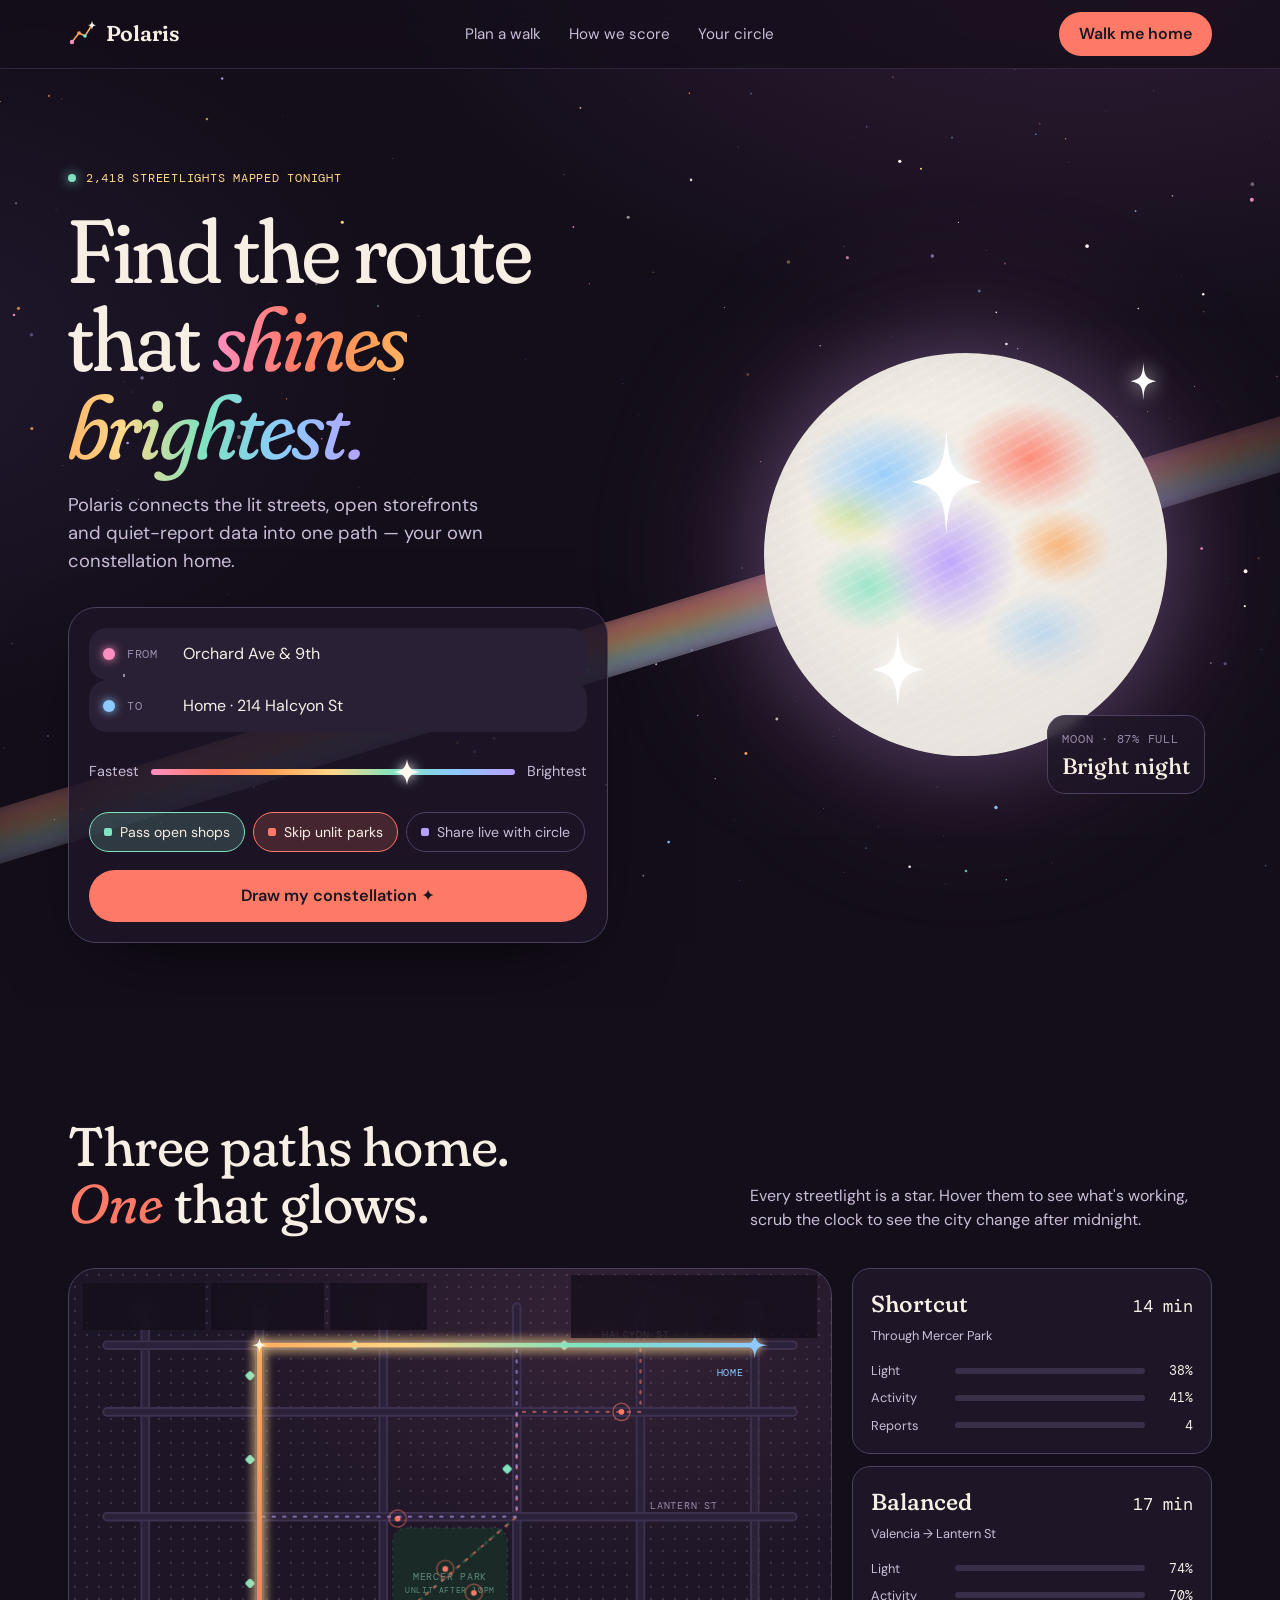
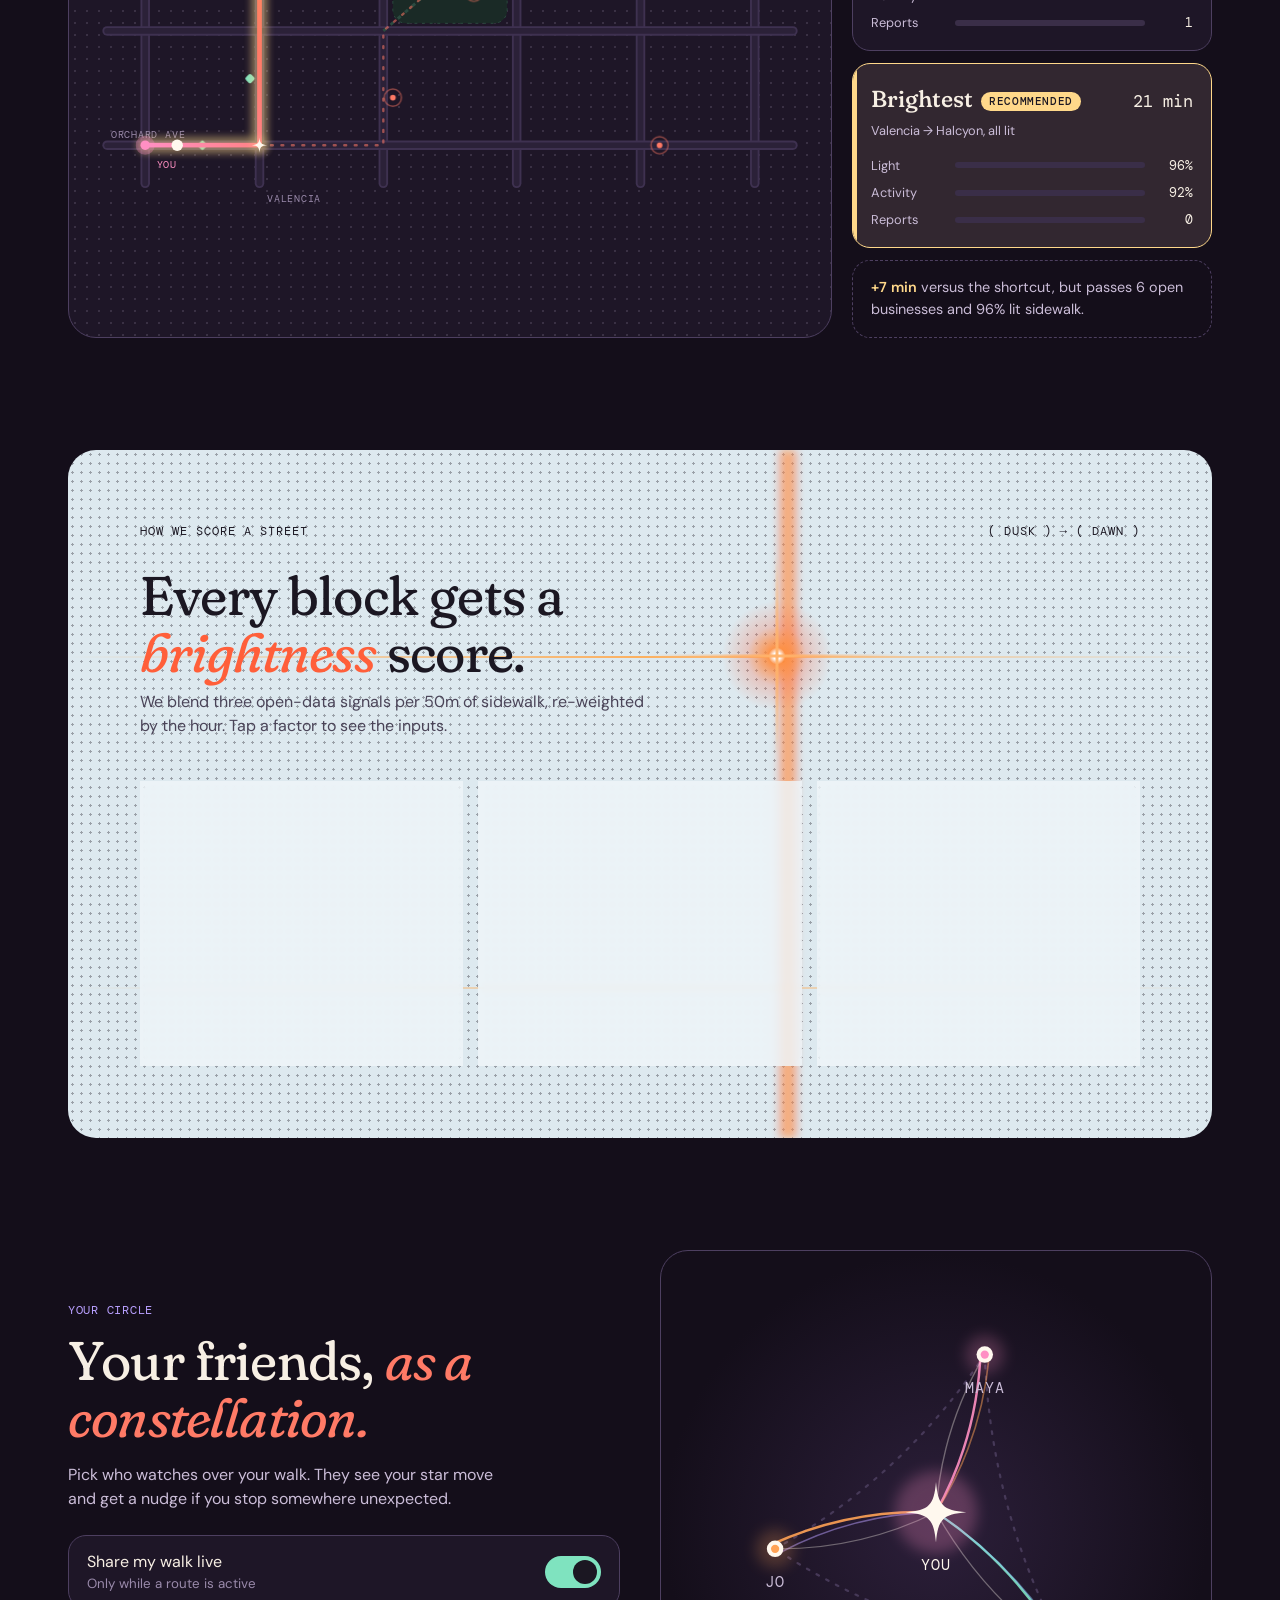
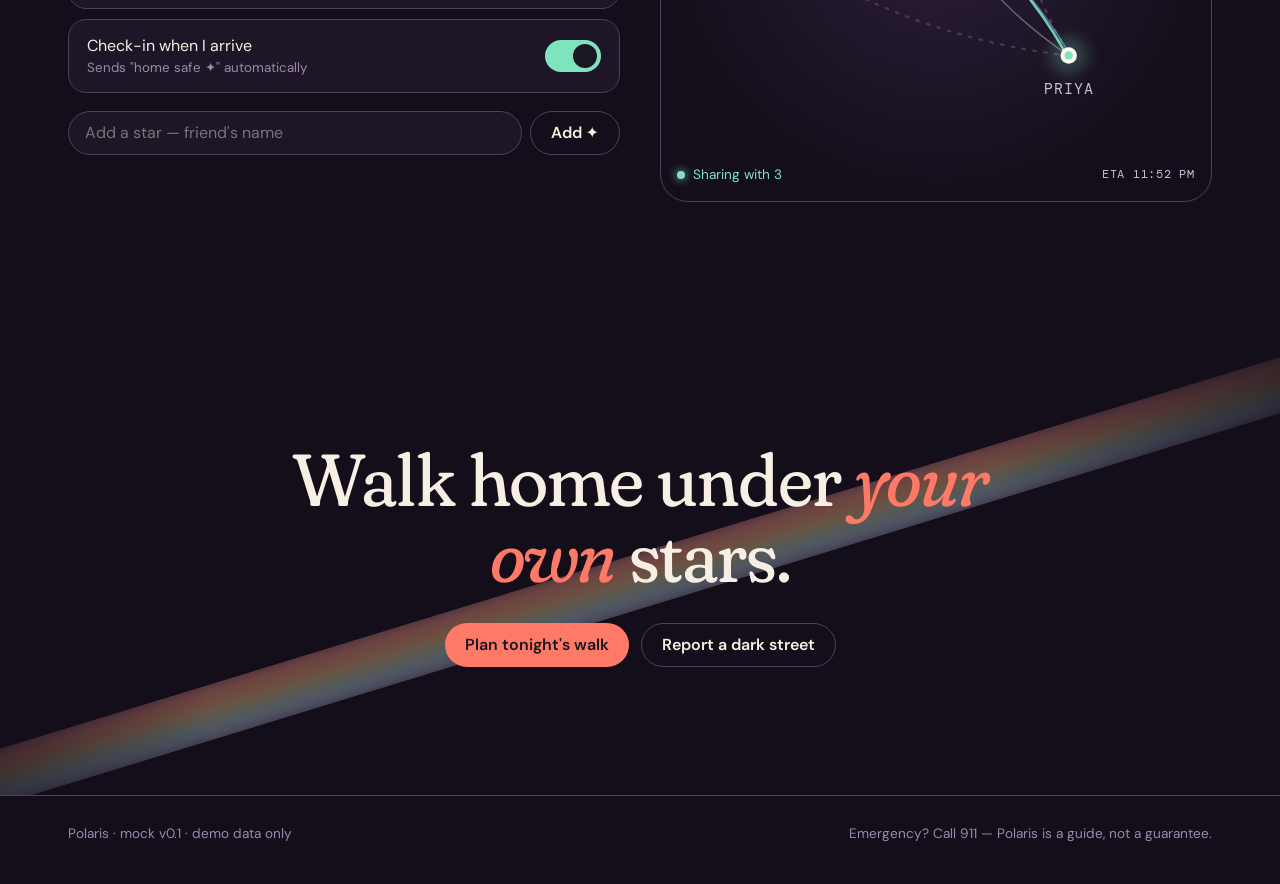
<file: mocks/index.html>
<!DOCTYPE html>
<html lang="en">
<head>
<meta charset="UTF-8">
<meta name="viewport" content="width=device-width, initial-scale=1">
<title>Polaris — safer night walks</title>
<!-- No DESIGN.md found — tokens defined inline from the brief's mood references (70s collage, Ewha "The Coordinate", painted neuron stars, opal moon). -->
<link rel="preconnect" href="https://fonts.googleapis.com">
<link rel="preconnect" href="https://fonts.gstatic.com" crossorigin>
<link href="https://fonts.googleapis.com/css2?family=Fraunces:ital,opsz,wght,SOFT@0,9..144,300..800,100;1,9..144,300..800,100&family=DM+Mono:wght@400;500&family=DM+Sans:opsz,wght@9..40,400..700&display=swap" rel="stylesheet">
<style>
  /* === DESIGN TOKENS === */
  :root {
    /* night: charcoal-plum, not navy */
    --night-1: #140e1a;
    --night-2: #1e1627;
    --night-3: #2a2035;
    --night-4: #3a2e48;
    --border: #4d3f60;
    --text: #f7efe4;           /* opal cream */
    --text-secondary: #cbbdd8;
    --text-faint: #9a8aab;

    /* the beam: coral → tangerine → butter → mint → sky → lilac */
    --coral: #ff7a66;
    --rose: #ff8fc3;
    --tangerine: #ffa255;
    --butter: #ffd88a;
    --mint: #7fe3bf;
    --sky: #8ccaff;
    --lilac: #b9a0ff;
    --beam: linear-gradient(90deg, var(--rose), var(--coral), var(--tangerine), var(--butter), var(--mint), var(--sky), var(--lilac));

    /* daylight paper (Ewha poster) */
    --mist: #dde9ef;
    --mist-2: #c9dbe4;
    --ink: #1b1722;
    --ink-2: #4a4458;
    --flare: #ff5f3a;

    --accent-solid: var(--coral);
    --accent-on-solid: #1b1722;

    --font-display: "Fraunces", Georgia, serif;
    --font-body: "DM Sans", system-ui, sans-serif;
    --font-mono: "DM Mono", ui-monospace, monospace;

    --r-sm: 10px;
    --r-md: 18px;
    --r-lg: 28px;
    --gutter: clamp(16px, 4vw, 48px);
  }

  *, *::before, *::after { box-sizing: border-box; margin: 0; padding: 0; }
  html { scroll-behavior: smooth; }
  body {
    font-family: var(--font-body);
    background: var(--night-1);
    color: var(--text);
    line-height: 1.5;
    overflow-x: hidden;
    -webkit-font-smoothing: antialiased;
  }
  button, input { font: inherit; color: inherit; }
  a { color: inherit; }
  :focus-visible { outline: 2px solid var(--butter); outline-offset: 3px; border-radius: 6px; }

  @media (prefers-reduced-motion: reduce) {
    *, *::before, *::after {
      animation-duration: 0.01ms !important;
      animation-iteration-count: 1 !important;
      transition-duration: 0.01ms !important;
      scroll-behavior: auto !important;
    }
  }

  .wrap { max-width: 1240px; margin: 0 auto; padding: 0 var(--gutter); }
  .mono { font-family: var(--font-mono); font-size: 0.78rem; letter-spacing: 0.06em; text-transform: uppercase; }

  /* starfield + film grain */
  .sky {
    position: fixed; inset: 0; z-index: -1; pointer-events: none;
    background:
      radial-gradient(1200px 700px at 85% -10%, #3b2140 0%, transparent 60%),
      radial-gradient(900px 600px at -10% 40%, #24193a 0%, transparent 60%),
      var(--night-1);
    transition: background 600ms ease;
  }
  .sky canvas { width: 100%; height: 100%; display: block; }

  /* === HEADER === */
  header { position: sticky; top: 0; z-index: 20; backdrop-filter: blur(12px); background: color-mix(in srgb, var(--night-1) 70%, transparent); border-bottom: 1px solid color-mix(in srgb, var(--border) 50%, transparent); }
  .nav { display: flex; align-items: center; justify-content: space-between; height: 68px; gap: 16px; }
  .logo { display: flex; align-items: center; gap: 10px; font-family: var(--font-display); font-weight: 600; font-size: 1.35rem; text-decoration: none; font-variation-settings: "SOFT" 100; }
  .logo svg { width: 28px; height: 28px; }
  .nav ul { display: flex; gap: 28px; list-style: none; }
  .nav ul a { text-decoration: none; color: var(--text-secondary); font-size: 0.95rem; }
  .nav ul a:hover { color: var(--text); }
  .btn {
    display: inline-flex; align-items: center; justify-content: center; gap: 8px;
    min-height: 44px; padding: 0 20px; border-radius: 999px; border: 0; cursor: pointer;
    font-weight: 600; text-decoration: none; transition: transform 150ms ease, box-shadow 200ms ease;
  }
  .btn-primary { background: var(--coral); color: var(--accent-on-solid); box-shadow: 0 0 0 0 rgba(255,122,102,.5); }
  .btn-primary:hover { transform: translateY(-1px); box-shadow: 0 8px 30px -6px rgba(255,122,102,.7); }
  .btn-ghost { background: transparent; color: var(--text); border: 1px solid var(--border); }
  .btn-ghost:hover { border-color: var(--text-secondary); }
  @media (max-width: 760px) { .nav ul { display: none; } }

  /* === HERO === */
  .hero { position: relative; padding: clamp(48px, 8vw, 96px) 0 64px; overflow: hidden; }
  .beam {
    position: absolute; left: -20%; right: -20%; top: 58%; height: 54px;
    background: linear-gradient(180deg, var(--rose), var(--coral) 18%, var(--tangerine) 34%, var(--butter) 50%, var(--mint) 66%, var(--sky) 82%, var(--lilac));
    transform: rotate(-17deg); filter: blur(6px) saturate(1.1); opacity: .55;
    mask-image: linear-gradient(90deg, transparent, #000 25%, #000 70%, transparent);
  }
  .beam::after { content: ""; position: absolute; inset: -30px 0; background: inherit; filter: blur(40px); opacity: .6; }
  .hero-grid { position: relative; display: grid; grid-template-columns: 1.1fr 0.9fr; gap: 48px; align-items: center; }
  @media (max-width: 920px) { .hero-grid { grid-template-columns: 1fr; } }
  .eyebrow { display: inline-flex; align-items: center; gap: 10px; color: var(--butter); }
  .eyebrow .dot { width: 8px; height: 8px; border-radius: 50%; background: var(--mint); box-shadow: 0 0 12px var(--mint); animation: pulse 2s ease-in-out infinite; }
  @keyframes pulse { 50% { opacity: .35; } }
  h1 {
    font-family: var(--font-display); font-weight: 400; font-variation-settings: "SOFT" 100, "opsz" 144;
    font-size: clamp(2.8rem, 7vw, 5.6rem); line-height: 0.98; letter-spacing: -0.02em; margin: 18px 0 22px;
  }
  h1 em { font-style: italic; background: var(--beam); -webkit-background-clip: text; background-clip: text; color: transparent; padding-right: .06em; }
  .lede { font-size: 1.15rem; color: var(--text-secondary); max-width: 34ch; }

  /* planner card */
  .planner {
    margin-top: 32px; max-width: 540px; padding: 20px; border-radius: var(--r-lg);
    background: color-mix(in srgb, var(--night-2) 85%, transparent); border: 1px solid var(--border);
    box-shadow: 0 30px 80px -30px rgba(0,0,0,.7);
  }
  .field { position: relative; display: flex; align-items: center; gap: 12px; padding: 10px 14px; border-radius: var(--r-md); background: var(--night-3); }
  .field + .field { margin-top: 8px; }
  .field label { width: 44px; color: var(--text-faint); }
  .field input { flex: 1; min-width: 0; background: transparent; border: 0; outline: none; min-height: 32px; font-size: 1rem; }
  .field .pin { width: 12px; height: 12px; border-radius: 50%; flex: none; }
  .planner-connector { position: absolute; left: 34px; top: 46px; width: 2px; height: 30px; background: repeating-linear-gradient(var(--text-faint) 0 3px, transparent 3px 7px); }
  .weights { margin-top: 18px; display: grid; gap: 14px; }
  .slider-row { display: grid; grid-template-columns: auto 1fr auto; gap: 12px; align-items: center; font-size: 0.9rem; color: var(--text-secondary); }
  input[type="range"] { -webkit-appearance: none; appearance: none; width: 100%; height: 44px; background: transparent; cursor: pointer; }
  input[type="range"]::-webkit-slider-runnable-track { height: 6px; border-radius: 6px; background: var(--beam); }
  input[type="range"]::-moz-range-track { height: 6px; border-radius: 6px; background: var(--beam); }
  input[type="range"]::-webkit-slider-thumb {
    -webkit-appearance: none; width: 26px; height: 26px; margin-top: -10px; border: 0; background: transparent;
    background-image: url("data:image/svg+xml,%3Csvg xmlns='http://www.w3.org/2000/svg' viewBox='0 0 24 24'%3E%3Cpath d='M12 0C13 8 16 11 24 12C16 13 13 16 12 24C11 16 8 13 0 12C8 11 11 8 12 0Z' fill='%23fff8ee'/%3E%3C/svg%3E");
    filter: drop-shadow(0 0 6px #fff);
  }
  input[type="range"]::-moz-range-thumb {
    width: 26px; height: 26px; border: 0; background: transparent;
    background-image: url("data:image/svg+xml,%3Csvg xmlns='http://www.w3.org/2000/svg' viewBox='0 0 24 24'%3E%3Cpath d='M12 0C13 8 16 11 24 12C16 13 13 16 12 24C11 16 8 13 0 12C8 11 11 8 12 0Z' fill='%23fff8ee'/%3E%3C/svg%3E");
  }
  .chips { display: flex; flex-wrap: wrap; gap: 8px; margin-top: 4px; }
  .chip {
    min-height: 40px; padding: 0 14px; border-radius: 999px; border: 1px solid var(--border); background: transparent;
    color: var(--text-secondary); cursor: pointer; font-size: 0.88rem; display: inline-flex; align-items: center; gap: 8px;
    transition: all 200ms ease;
  }
  .chip[aria-pressed="true"] { background: color-mix(in srgb, var(--chip, var(--mint)) 18%, transparent); border-color: var(--chip, var(--mint)); color: var(--text); }
  .chip .sw { width: 8px; height: 8px; border-radius: 2px; background: var(--chip, var(--mint)); }
  .planner .btn-primary { width: 100%; margin-top: 18px; min-height: 52px; font-size: 1.02rem; }

  /* opal moon */
  .moon-stage { position: relative; aspect-ratio: 1; max-width: 480px; justify-self: center; width: 100%; }
  .moon {
    position: absolute; inset: 8%; border-radius: 50%; overflow: hidden;
    background:
      radial-gradient(30% 22% at 30% 30%, rgba(140,202,255,.85), transparent 70%),
      radial-gradient(26% 20% at 66% 26%, rgba(255,122,102,.85), transparent 70%),
      radial-gradient(24% 26% at 46% 52%, rgba(185,160,255,.9), transparent 70%),
      radial-gradient(18% 14% at 74% 48%, rgba(255,162,85,.8), transparent 70%),
      radial-gradient(20% 16% at 26% 58%, rgba(127,227,191,.75), transparent 70%),
      radial-gradient(22% 16% at 70% 70%, rgba(140,202,255,.7), transparent 70%),
      radial-gradient(16% 12% at 22% 40%, rgba(214,230,120,.65), transparent 70%),
      radial-gradient(100% 100% at 50% 50%, #f1ece4 40%, #ddd6cc 100%);
    box-shadow: 0 0 80px 10px rgba(185,160,255,.25), 0 0 160px 40px rgba(255,143,195,.12), inset -30px -40px 80px rgba(120,100,140,.25);
    animation: drift 30s linear infinite;
  }
  .moon::before { /* brushstroke texture */
    content: ""; position: absolute; inset: -20%;
    background: repeating-linear-gradient(-28deg, rgba(255,255,255,.22) 0 3px, transparent 3px 11px),
                repeating-linear-gradient(52deg, rgba(255,255,255,.12) 0 2px, transparent 2px 17px);
    mix-blend-mode: soft-light;
  }
  .moon::after { content: ""; position: absolute; inset: 0; border-radius: 50%; background: radial-gradient(60% 60% at 40% 35%, transparent 55%, rgba(241,236,228,.7) 100%); }
  @keyframes drift { to { filter: hue-rotate(360deg); } }
  .sparkle { position: absolute; color: #fff; filter: drop-shadow(0 0 10px rgba(255,255,255,.9)); animation: twinkle 3.4s ease-in-out infinite; }
  .sparkle svg { width: 100%; height: 100%; display: block; }
  @keyframes twinkle { 50% { transform: scale(.7) rotate(12deg); opacity: .7; } }
  .moon-caption {
    position: absolute; bottom: 0; right: 0; padding: 10px 14px; border-radius: var(--r-md);
    background: color-mix(in srgb, var(--night-2) 80%, transparent); border: 1px solid var(--border); backdrop-filter: blur(6px);
  }
  .moon-caption strong { display: block; font-family: var(--font-display); font-size: 1.4rem; font-weight: 500; }
  @media (max-width: 920px) { .moon-stage { max-width: 320px; order: -1; } }

  /* === SECTION HEADINGS === */
  section { position: relative; }
  .sec { padding: clamp(64px, 9vw, 112px) 0; }
  h2 { font-family: var(--font-display); font-weight: 400; font-variation-settings: "SOFT" 100; font-size: clamp(2rem, 4.5vw, 3.4rem); line-height: 1.04; letter-spacing: -0.015em; }
  h2 em { font-style: italic; color: var(--coral); }
  .sec-head { display: flex; justify-content: space-between; align-items: end; gap: 24px; flex-wrap: wrap; margin-bottom: 36px; }
  .sec-head p { color: var(--text-secondary); max-width: 42ch; }

  /* === MAP === */
  .map-layout { display: grid; grid-template-columns: 1fr 360px; gap: 20px; }
  @media (max-width: 1000px) { .map-layout { grid-template-columns: 1fr; } }
  .map-card {
    position: relative; border-radius: var(--r-lg); overflow: hidden; border: 1px solid var(--border);
    background:
      radial-gradient(circle, rgba(203,189,216,.16) 1.1px, transparent 1.4px) 0 0 / 12px 12px,
      radial-gradient(700px 400px at 70% 10%, rgba(255,143,195,.10), transparent 60%),
      var(--night-2);
  }
  .map-toolbar { position: absolute; top: 14px; left: 14px; right: 14px; display: flex; justify-content: space-between; gap: 12px; flex-wrap: wrap; z-index: 2; pointer-events: none; }
  .map-toolbar > * { pointer-events: auto; }
  @media (max-width: 640px) { .map-toolbar { position: static; padding: 12px 12px 0; } }
  .layers { display: flex; gap: 6px; flex-wrap: wrap; }
  .layers .chip { background: color-mix(in srgb, var(--night-1) 75%, transparent); backdrop-filter: blur(6px); }
  .clock { display: flex; align-items: center; gap: 10px; padding: 4px 14px; border-radius: 999px; background: color-mix(in srgb, var(--night-1) 75%, transparent); border: 1px solid var(--border); backdrop-filter: blur(6px); }
  .clock input { width: 120px; height: 36px; }
  .clock output { font-family: var(--font-mono); font-size: .85rem; min-width: 64px; }
  #map { display: block; width: 100%; height: auto; aspect-ratio: 800 / 580; }
  #map .street { stroke: #3e3150; stroke-width: 10; stroke-linecap: round; }
  #map .street-core { stroke: #2b2138; stroke-width: 6; stroke-linecap: round; }
  #map .park { fill: #1a2a26; stroke: #2b4a40; stroke-dasharray: 3 5; }
  #map .label { font-family: var(--font-mono); font-size: 10px; letter-spacing: .08em; fill: var(--text-faint); text-transform: uppercase; }
  #map .light { transition: opacity 400ms ease; cursor: pointer; }
  #map .incident { fill: none; stroke: var(--coral); stroke-width: 1.5; cursor: pointer; }
  #map .incident-core { fill: var(--coral); }
  #map .shop { fill: var(--mint); cursor: pointer; transition: opacity 400ms ease; }
  #map .route { fill: none; stroke-linecap: round; stroke-linejoin: round; transition: opacity 400ms ease, stroke-width 300ms ease; }
  #map .route-ghost { stroke-dasharray: 2 9; stroke-width: 2.5; opacity: .55; cursor: pointer; }
  #map .route-active { stroke-width: 5; filter: url(#glow); }
  #map .route-halo { fill: none; stroke-width: 18; stroke-linecap: round; stroke-linejoin: round; opacity: 0; filter: url(#soft); transition: opacity 400ms ease; }
  #map #lights { opacity: .6; }
  #map .node { transition: opacity 300ms ease; }
  .layer-off { opacity: 0 !important; pointer-events: none; }
  .tip {
    position: absolute; z-index: 5; pointer-events: none; padding: 8px 12px; border-radius: var(--r-sm);
    background: var(--text); color: var(--ink); font-size: .82rem; line-height: 1.35; max-width: 220px;
    transform: translate(-50%, calc(-100% - 14px)); opacity: 0; transition: opacity 150ms ease;
    box-shadow: 0 10px 30px rgba(0,0,0,.4);
  }
  .tip b { font-family: var(--font-mono); font-size: .7rem; letter-spacing: .08em; text-transform: uppercase; display: block; color: var(--ink-2); }
  .tip.show { opacity: 1; }

  .routes { display: grid; gap: 12px; align-content: start; }
  .route-card {
    text-align: left; width: 100%; padding: 18px; border-radius: var(--r-md); cursor: pointer;
    background: var(--night-2); border: 1px solid var(--border); transition: border-color 200ms ease, transform 200ms ease, background 200ms ease;
    position: relative; overflow: hidden;
  }
  .route-card:hover { transform: translateX(-3px); }
  .route-card[aria-pressed="true"] { border-color: var(--rc); background: color-mix(in srgb, var(--rc) 9%, var(--night-2)); }
  .route-card[aria-pressed="true"]::before { content: ""; position: absolute; left: 0; top: 0; bottom: 0; width: 4px; background: var(--rc); }
  .rc-top { display: flex; justify-content: space-between; align-items: baseline; gap: 12px; }
  .rc-name { font-family: var(--font-display); font-size: 1.45rem; font-weight: 500; font-variation-settings: "SOFT" 100; }
  .rc-time { font-family: var(--font-mono); font-size: 1.05rem; }
  .rc-tag { display: inline-block; margin-top: 4px; font-size: .8rem; color: var(--text-secondary); }
  .rec-badge { display: none; margin-left: 8px; padding: 2px 8px; border-radius: 999px; background: var(--rc); color: var(--ink); font-family: var(--font-mono); font-size: .66rem; letter-spacing: .06em; text-transform: uppercase; vertical-align: middle; }
  .route-card.recommended .rec-badge { display: inline-block; }
  .bars { display: grid; gap: 8px; margin-top: 14px; }
  .bar { display: grid; grid-template-columns: 74px 1fr 38px; gap: 10px; align-items: center; font-size: .8rem; color: var(--text-secondary); }
  .bar .track { height: 6px; border-radius: 6px; background: var(--night-4); overflow: hidden; }
  .bar .fill { height: 100%; border-radius: 6px; background: var(--c); width: 0; transition: width 700ms cubic-bezier(.2,.8,.2,1); }
  .bar span:last-child { font-family: var(--font-mono); text-align: right; color: var(--text); }
  .route-note { padding: 16px 18px; border-radius: var(--r-md); border: 1px dashed var(--border); color: var(--text-secondary); font-size: .9rem; }
  .route-note strong { color: var(--butter); font-weight: 600; }

  /* === HOW IT WORKS (Ewha daylight paper) === */
  .paper {
    background:
      radial-gradient(circle, rgba(27,23,34,.35) 1px, transparent 1.3px) 0 0 / 9px 9px,
      var(--mist);
    color: var(--ink);
    border-radius: var(--r-lg);
    position: relative; overflow: hidden; padding: clamp(32px, 6vw, 72px);
  }
  .flare-v { position: absolute; top: 0; bottom: 0; left: 62%; width: 22px; background: linear-gradient(90deg, transparent, rgba(255,95,58,.55), rgba(255,180,90,.9), rgba(255,95,58,.55), transparent); filter: blur(4px); }
  .flare-h { position: absolute; left: 0; right: 0; height: 2px; background: linear-gradient(90deg, transparent, rgba(255,170,80,.9) 50%, transparent); }
  .flare-star { position: absolute; width: 120px; height: 120px; transform: translate(-50%, -50%); background: radial-gradient(circle, #fff 0 4%, rgba(255,140,60,.9) 10%, rgba(255,95,58,.25) 35%, transparent 65%); }
  .flare-star::before, .flare-star::after { content: ""; position: absolute; left: 50%; top: 50%; background: linear-gradient(90deg, transparent, #ffb36b, transparent); transform: translate(-50%, -50%); }
  .flare-star::before { width: 260px; height: 3px; }
  .flare-star::after { width: 3px; height: 200px; background: linear-gradient(transparent, #ffb36b, transparent); }
  .paper-head { position: relative; display: flex; justify-content: space-between; gap: 24px; flex-wrap: wrap; font-family: var(--font-mono); font-size: .78rem; letter-spacing: .08em; text-transform: uppercase; }
  .paper h2 { position: relative; color: var(--ink); margin: 28px 0 8px; max-width: 16ch; }
  .paper h2 em { color: var(--flare); }
  .paper > p { position: relative; color: var(--ink-2); max-width: 46ch; }
  .factors { position: relative; display: grid; grid-template-columns: repeat(3, 1fr); gap: 16px; margin-top: 44px; }
  @media (max-width: 860px) { .factors { grid-template-columns: 1fr; } }
  .factor {
    padding: 22px; border-radius: var(--r-md); background: rgba(240,246,249,.82); backdrop-filter: blur(3px);
    border: 1px solid var(--mist-2); cursor: pointer; text-align: left; transition: transform 250ms ease, box-shadow 250ms ease;
  }
  .factor:hover, .factor[aria-expanded="true"] { transform: translateY(-4px); box-shadow: 0 20px 40px -20px rgba(27,23,34,.35); }
  .factor svg { width: 64px; height: 64px; display: block; margin-bottom: 14px; }
  .factor .num { font-family: var(--font-mono); font-size: .75rem; color: var(--ink-2); }
  .factor h3 { font-family: var(--font-display); font-weight: 500; font-size: 1.5rem; margin: 2px 0 6px; font-variation-settings: "SOFT" 100; }
  .factor p { color: var(--ink-2); font-size: .95rem; }
  .factor .more { display: grid; grid-template-rows: 0fr; transition: grid-template-rows 350ms ease; }
  .factor .more > div { overflow: hidden; }
  .factor[aria-expanded="true"] .more { grid-template-rows: 1fr; }
  .factor .more ul { list-style: none; margin-top: 14px; padding-top: 14px; border-top: 1px dashed var(--ink-2); display: grid; gap: 6px; font-size: .88rem; }
  .factor .more li { display: flex; justify-content: space-between; gap: 10px; }
  .factor .more li span:last-child { font-family: var(--font-mono); }
  .factor .toggle { margin-top: 12px; font-family: var(--font-mono); font-size: .72rem; letter-spacing: .08em; text-transform: uppercase; color: var(--flare); }

  /* === YOUR CONSTELLATION === */
  .circle-grid { display: grid; grid-template-columns: 1fr 1fr; gap: 40px; align-items: center; }
  @media (max-width: 900px) { .circle-grid { grid-template-columns: 1fr; } }
  .circle-copy p { color: var(--text-secondary); margin: 16px 0 24px; max-width: 40ch; }
  .switch-row { display: flex; align-items: center; justify-content: space-between; gap: 16px; padding: 14px 18px; border-radius: var(--r-md); background: var(--night-2); border: 1px solid var(--border); }
  .switch-row + .switch-row { margin-top: 10px; }
  .switch-row small { display: block; color: var(--text-faint); }
  .switch { position: relative; width: 56px; height: 32px; border-radius: 999px; border: 0; background: var(--night-4); cursor: pointer; flex: none; transition: background 250ms ease; }
  .switch::after { content: ""; position: absolute; top: 4px; left: 4px; width: 24px; height: 24px; border-radius: 50%; background: var(--text); transition: transform 250ms cubic-bezier(.3,1.4,.5,1); }
  .switch[aria-checked="true"] { background: var(--mint); }
  .switch[aria-checked="true"]::after { transform: translateX(24px); background: var(--ink); }
  .add-row { display: flex; gap: 8px; margin-top: 18px; }
  .add-row input { flex: 1; min-width: 0; min-height: 44px; padding: 0 16px; border-radius: 999px; border: 1px solid var(--border); background: var(--night-2); outline: none; }
  .add-row input:focus { border-color: var(--lilac); }
  .constellation-card { position: relative; aspect-ratio: 1; border-radius: var(--r-lg); background: radial-gradient(circle at 50% 50%, #2c1f3a, var(--night-1) 70%); border: 1px solid var(--border); overflow: hidden; }
  #friends { width: 100%; height: 100%; display: block; }
  #friends .fname { font-family: var(--font-mono); font-size: 11px; letter-spacing: .06em; fill: var(--text-secondary); text-transform: uppercase; }
  #friends .tendril { fill: none; stroke-linecap: round; }
  .share-status { position: absolute; left: 16px; bottom: 16px; right: 16px; display: flex; justify-content: space-between; gap: 12px; font-size: .85rem; color: var(--text-secondary); }
  .share-status .live { color: var(--mint); display: inline-flex; align-items: center; gap: 8px; }
  .share-status .live::before { content: ""; width: 8px; height: 8px; border-radius: 50%; background: currentColor; box-shadow: 0 0 10px currentColor; animation: pulse 1.6s infinite; }

  /* === CTA / FOOTER === */
  .cta { text-align: center; padding: clamp(80px, 10vw, 140px) 0; position: relative; overflow: hidden; }
  .cta .beam { top: 50%; opacity: .4; }
  .cta h2 { position: relative; font-size: clamp(2.4rem, 6vw, 4.6rem); max-width: 16ch; margin: 0 auto 28px; }
  .cta .row { position: relative; display: flex; gap: 12px; justify-content: center; flex-wrap: wrap; }
  footer { border-top: 1px solid var(--border); padding: 28px 0 40px; color: var(--text-faint); font-size: .85rem; }
  footer .wrap { display: flex; justify-content: space-between; gap: 16px; flex-wrap: wrap; }

  .sr-only { position: absolute; width: 1px; height: 1px; overflow: hidden; clip: rect(0 0 0 0); white-space: nowrap; }
</style>
</head>
<body>
<div class="sky" aria-hidden="true"><canvas id="stars"></canvas></div>

<header>
  <nav class="wrap nav" aria-label="Main">
    <a class="logo" href="#">
      <svg viewBox="0 0 28 28" aria-hidden="true">
        <defs><linearGradient id="lg" x1="0" x2="1" y1="0" y2="1"><stop offset="0" stop-color="#ff8fc3"/><stop offset=".5" stop-color="#ffa255"/><stop offset="1" stop-color="#8ccaff"/></linearGradient></defs>
        <path d="M4 22 L11 13 L17 16 L24 5" fill="none" stroke="url(#lg)" stroke-width="1.6" stroke-linecap="round"/>
        <circle cx="4" cy="22" r="2.2" fill="#ff8fc3"/><circle cx="11" cy="13" r="1.8" fill="#ffa255"/><circle cx="17" cy="16" r="1.8" fill="#7fe3bf"/>
        <path d="M24 0.5C24.5 4 25.5 5 28 5.2C25.5 5.5 24.5 6.5 24 10C23.5 6.5 22.5 5.5 20 5.2C22.5 5 23.5 4 24 0.5Z" fill="#fff8ee"/>
      </svg>
      Polaris
    </a>
    <ul>
      <li><a href="#map-sec">Plan a walk</a></li>
      <li><a href="#how">How we score</a></li>
      <li><a href="#circle">Your circle</a></li>
    </ul>
    <a class="btn btn-primary" href="#map-sec">Walk me home</a>
  </nav>
</header>

<main>
  <!-- HERO -->
  <section class="hero">
    <div class="beam" aria-hidden="true"></div>
    <div class="wrap hero-grid">
      <div>
        <span class="eyebrow mono"><span class="dot"></span>2,418 streetlights mapped tonight</span>
        <h1>Find the route that <em>shines brightest.</em></h1>
        <p class="lede">Polaris connects the lit streets, open storefronts and quiet-report data into one path — your own constellation home.</p>

        <form class="planner" id="planner" onsubmit="return false" aria-label="Plan a route">
          <div style="position:relative">
            <div class="field"><span class="pin" style="background:var(--rose);box-shadow:0 0 10px var(--rose)"></span><label class="mono" for="from">From</label><input id="from" value="Orchard Ave &amp; 9th"></div>
            <span class="planner-connector" aria-hidden="true"></span>
            <div class="field"><span class="pin" style="background:var(--sky);box-shadow:0 0 10px var(--sky)"></span><label class="mono" for="to">To</label><input id="to" value="Home · 214 Halcyon St"></div>
          </div>
          <div class="weights">
            <div class="slider-row">
              <span>Fastest</span>
              <input type="range" id="glow" min="0" max="100" value="72" aria-label="Weighting between speed and light">
              <span>Brightest</span>
            </div>
            <div class="chips" role="group" aria-label="Preferences">
              <button type="button" class="chip" aria-pressed="true" style="--chip:var(--mint)" data-pref="shops"><span class="sw"></span>Pass open shops</button>
              <button type="button" class="chip" aria-pressed="true" style="--chip:var(--coral)" data-pref="parks"><span class="sw"></span>Skip unlit parks</button>
              <button type="button" class="chip" aria-pressed="false" style="--chip:var(--lilac)" data-pref="share"><span class="sw"></span>Share live with circle</button>
            </div>
          </div>
          <button class="btn btn-primary" id="draw" type="submit">Draw my constellation ✦</button>
        </form>
      </div>

      <div class="moon-stage" aria-hidden="true">
        <div class="moon"></div>
        <span class="sparkle" style="left:38%;top:24%;width:16%;height:22%;"><svg viewBox="0 0 24 36"><path d="M12 0C12.8 13 14 16 24 18C14 20 12.8 23 12 36C11.2 23 10 20 0 18C10 16 11.2 13 12 0Z" fill="currentColor"/></svg></span>
        <span class="sparkle" style="left:30%;top:66%;width:12%;height:16%;animation-delay:-1.4s"><svg viewBox="0 0 24 36"><path d="M12 0C12.8 13 14 16 24 18C14 20 12.8 23 12 36C11.2 23 10 20 0 18C10 16 11.2 13 12 0Z" fill="currentColor"/></svg></span>
        <span class="sparkle" style="left:84%;top:10%;width:6%;height:8%;animation-delay:-2.2s"><svg viewBox="0 0 24 36"><path d="M12 0C12.8 13 14 16 24 18C14 20 12.8 23 12 36C11.2 23 10 20 0 18C10 16 11.2 13 12 0Z" fill="currentColor"/></svg></span>
        <div class="moon-caption"><span class="mono" style="color:var(--text-faint)">Moon · 87% full</span><strong>Bright night</strong></div>
      </div>
    </div>
  </section>

  <!-- MAP -->
  <section class="sec" id="map-sec">
    <div class="wrap">
      <div class="sec-head">
        <h2>Three paths home.<br><em>One</em> that glows.</h2>
        <p>Every streetlight is a star. Hover them to see what's working, scrub the clock to see the city change after midnight.</p>
      </div>

      <div class="map-layout">
        <div class="map-card">
          <div class="map-toolbar">
            <div class="layers" role="group" aria-label="Map layers">
              <button type="button" class="chip" aria-pressed="true" style="--chip:var(--butter)" data-layer="lights"><span class="sw"></span>Streetlights</button>
              <button type="button" class="chip" aria-pressed="true" style="--chip:var(--mint)" data-layer="shops"><span class="sw"></span>Open now</button>
              <button type="button" class="chip" aria-pressed="true" style="--chip:var(--coral)" data-layer="incidents"><span class="sw"></span>Reports</button>
            </div>
            <label class="clock"><span class="sr-only">Time of walk</span><span class="mono" style="color:var(--text-faint)">☾</span><input type="range" id="clock" min="0" max="8" value="3" aria-label="Time of walk"><output id="clock-out">11:30 pm</output></label>
          </div>
          <svg id="map" viewBox="0 0 800 580" role="img" aria-label="Map of three walking routes with streetlights, open businesses, and incident reports">
            <defs>
              <filter id="glow" x="-50%" y="-50%" width="200%" height="200%"><feGaussianBlur stdDeviation="3" result="b"/><feMerge><feMergeNode in="b"/><feMergeNode in="SourceGraphic"/></feMerge></filter>
              <filter id="soft" x="-200%" y="-200%" width="500%" height="500%"><feGaussianBlur stdDeviation="4"/></filter>
              <linearGradient id="beamGrad" gradientUnits="userSpaceOnUse" x1="80" y1="500" x2="720" y2="80">
                <stop offset="0" stop-color="#ff8fc3"/><stop offset=".2" stop-color="#ff7a66"/><stop offset=".4" stop-color="#ffa255"/><stop offset=".6" stop-color="#ffd88a"/><stop offset=".8" stop-color="#7fe3bf"/><stop offset="1" stop-color="#8ccaff"/>
              </linearGradient>
              <symbol id="spark" viewBox="-12 -12 24 24"><path d="M0 -12C.6 -3 3 -.6 12 0C3 .6 .6 3 0 12C-.6 3 -3 .6 -12 0C-3 -.6 -.6 -3 0 -12Z"/></symbol>
            </defs>
            <rect class="park" x="340" y="272" width="120" height="100" rx="14"/>
            <text class="label" x="400" y="326" text-anchor="middle" style="fill:#5d8a7a">Mercer Park</text>
            <text class="label" x="400" y="340" text-anchor="middle" style="fill:#5d8a7a;font-size:8px">unlit after 10pm</text>
            <g id="streets"></g>
            <g id="labels">
              <text class="label" x="208" y="560">Valencia</text>
              <text class="label" x="560" y="72">Halcyon St</text>
              <text class="label" x="44" y="492">Orchard Ave</text>
              <text class="label" x="610" y="252">Lantern St</text>
            </g>
            <g id="lights"></g>
            <g id="shops"></g>
            <g id="incidents"></g>
            <g id="routes"></g>
            <g id="nodes"></g>
            <circle id="walker" r="6" fill="#fff8ee" filter="url(#glow)" opacity="0"/>
            <g>
              <circle cx="80" cy="500" r="10" fill="#ff8fc3" opacity=".3"/><circle cx="80" cy="500" r="5" fill="#ff8fc3"/>
              <text class="label" x="92" y="524" style="fill:#ff8fc3">You</text>
              <use href="#spark" x="706" y="66" width="28" height="28" fill="#8ccaff" filter="url(#glow)"/>
              <text class="label" x="680" y="112" style="fill:#8ccaff">Home</text>
            </g>
          </svg>
          <div class="tip" id="tip"></div>
        </div>

        <div class="routes" id="route-list">
          <!-- filled by script -->
        </div>
      </div>
    </div>
  </section>

  <!-- HOW -->
  <section class="sec" id="how" style="padding-top:0">
    <div class="wrap">
      <div class="paper">
        <div class="flare-v" aria-hidden="true"></div>
        <div class="flare-h" style="top:30%" aria-hidden="true"></div>
        <div class="flare-h" style="top:78%;opacity:.6" aria-hidden="true"></div>
        <div class="flare-star" style="left:62%;top:30%" aria-hidden="true"></div>
        <div class="flare-star" style="left:62%;top:78%;opacity:.7" aria-hidden="true"></div>
        <div class="paper-head"><span>How we score a street</span><span>( dusk ) → ( dawn )</span></div>
        <h2>Every block gets a <em>brightness</em> score.</h2>
        <p>We blend three open-data signals per 50m of sidewalk, re-weighted by the hour. Tap a factor to see the inputs.</p>

        <div class="factors">
          <button class="factor" aria-expanded="false" type="button">
            <svg viewBox="0 0 64 64" aria-hidden="true"><g stroke-linecap="round" fill="none" stroke-width="2.2">
              <path d="M32 32 L32 4" stroke="#ffa255"/><path d="M32 32 L58 14" stroke="#ff8fc3"/><path d="M32 32 L60 40" stroke="#b9a0ff"/><path d="M32 32 L40 60" stroke="#8ccaff"/><path d="M32 32 L10 56" stroke="#7fe3bf"/><path d="M32 32 L4 28" stroke="#ff7a66"/><path d="M32 32 L14 6" stroke="#ffd88a"/></g>
              <circle cx="32" cy="32" r="7" fill="#fff8ee"/><circle cx="32" cy="32" r="3.5" fill="#8ccaff"/></svg>
            <span class="num">01 · 45%</span>
            <h3>Light</h3>
            <p>Streetlight density, outage reports, and lux from city sensors.</p>
            <div class="more"><div><ul><li><span>City pole registry</span><span>18,240</span></li><li><span>Outages (311, 48h)</span><span>live</span></li><li><span>Storefront glow</span><span>after 9pm</span></li></ul></div></div>
            <span class="toggle">+ inputs</span>
          </button>
          <button class="factor" aria-expanded="false" type="button">
            <svg viewBox="0 0 64 64" aria-hidden="true"><g stroke-linecap="round" fill="none" stroke-width="2.2">
              <path d="M32 32 Q 36 18 30 4" stroke="#7fe3bf"/><path d="M32 32 Q 48 26 60 18" stroke="#8ccaff"/><path d="M32 32 Q 46 44 56 58" stroke="#b9a0ff"/><path d="M32 32 Q 22 46 14 60" stroke="#ffd88a"/><path d="M32 32 Q 16 30 4 22" stroke="#ff8fc3"/></g>
              <circle cx="32" cy="32" r="7" fill="#fff8ee"/><circle cx="32" cy="32" r="3.5" fill="#7fe3bf"/></svg>
            <span class="num">02 · 35%</span>
            <h3>Activity</h3>
            <p>Businesses open right now and foot traffic — eyes on the street.</p>
            <div class="more"><div><ul><li><span>Open-hours listings</span><span>by minute</span></li><li><span>Transit stops nearby</span><span>±150m</span></li><li><span>Community "safe spots"</span><span>312</span></li></ul></div></div>
            <span class="toggle">+ inputs</span>
          </button>
          <button class="factor" aria-expanded="false" type="button">
            <svg viewBox="0 0 64 64" aria-hidden="true"><g stroke-linecap="round" fill="none" stroke-width="2.2">
              <path d="M32 32 L32 6" stroke="#ff7a66"/><path d="M32 32 L54 46" stroke="#ffa255"/><path d="M32 32 L10 46" stroke="#ff8fc3"/><path d="M32 32 L56 18" stroke="#b9a0ff" stroke-dasharray="2 4"/><path d="M32 32 L8 18" stroke="#8ccaff" stroke-dasharray="2 4"/></g>
              <circle cx="32" cy="32" r="7" fill="#fff8ee"/><circle cx="32" cy="32" r="3.5" fill="#ff7a66"/></svg>
            <span class="num">03 · 20%</span>
            <h3>Reports</h3>
            <p>Public incident data and anonymous community reports, decayed over 90 days.</p>
            <div class="more"><div><ul><li><span>Public incident feed</span><span>daily</span></li><li><span>Community reports</span><span>verified ×2</span></li><li><span>Half-life</span><span>30 days</span></li></ul></div></div>
            <span class="toggle">+ inputs</span>
          </button>
        </div>
      </div>
    </div>
  </section>

  <!-- CIRCLE -->
  <section class="sec" id="circle" style="padding-top:0">
    <div class="wrap circle-grid">
      <div class="circle-copy">
        <span class="mono" style="color:var(--lilac)">Your circle</span>
        <h2 style="margin-top:12px">Your friends, <em>as a constellation.</em></h2>
        <p>Pick who watches over your walk. They see your star move and get a nudge if you stop somewhere unexpected.</p>
        <div class="switch-row"><div>Share my walk live<small>Only while a route is active</small></div><button class="switch" role="switch" aria-checked="true" id="share-switch" aria-label="Share my walk live"></button></div>
        <div class="switch-row"><div>Check-in when I arrive<small>Sends "home safe ✦" automatically</small></div><button class="switch" role="switch" aria-checked="true" aria-label="Check-in when I arrive"></button></div>
        <form class="add-row" id="add-friend" onsubmit="return false">
          <label for="friend-name" class="sr-only">Friend's name</label>
          <input id="friend-name" placeholder="Add a star — friend's name" maxlength="14">
          <button class="btn btn-ghost" type="submit">Add ✦</button>
        </form>
      </div>
      <div class="constellation-card">
        <svg id="friends" viewBox="0 0 400 400" aria-label="Your trusted circle"></svg>
        <div class="share-status"><span class="live" id="live-label">Sharing with 3</span><span class="mono">ETA 11:52 pm</span></div>
      </div>
    </div>
  </section>

  <!-- CTA -->
  <section class="cta">
    <div class="beam" aria-hidden="true"></div>
    <div class="wrap">
      <h2>Walk home under <em>your own</em> stars.</h2>
      <div class="row"><a class="btn btn-primary" href="#map-sec">Plan tonight's walk</a><a class="btn btn-ghost" href="#how">Report a dark street</a></div>
    </div>
  </section>
</main>

<footer>
  <div class="wrap"><span>Polaris · mock v0.1 · demo data only</span><span>Emergency? Call 911 — Polaris is a guide, not a guarantee.</span></div>
</footer>

<script>
(() => {
  const reduce = matchMedia('(prefers-reduced-motion: reduce)').matches;
  const NS = 'http://www.w3.org/2000/svg';
  const el = (tag, attrs = {}, parent) => { const n = document.createElementNS(NS, tag); for (const k in attrs) n.setAttribute(k, attrs[k]); parent && parent.appendChild(n); return n; };

  /* ---------- starfield ---------- */
  const cv = document.getElementById('stars'), ctx = cv.getContext('2d');
  const hues = ['#ff8fc3','#ffa255','#ffd88a','#7fe3bf','#8ccaff','#b9a0ff','#fff8ee','#fff8ee','#fff8ee'];
  let pts = [];
  function sizeSky() {
    cv.width = innerWidth * devicePixelRatio; cv.height = innerHeight * devicePixelRatio;
    pts = Array.from({ length: Math.round(innerWidth * innerHeight / 5000) }, () => ({
      x: Math.random() * cv.width, y: Math.random() * cv.height, r: (Math.random() ** 3 * 1.8 + .3) * devicePixelRatio,
      c: hues[Math.floor(Math.random() * hues.length)], p: Math.random() * 6.28, s: .5 + Math.random() * 1.5
    }));
  }
  function drawSky(t) {
    ctx.clearRect(0, 0, cv.width, cv.height);
    for (const s of pts) {
      ctx.globalAlpha = reduce ? .7 : .35 + .65 * (0.5 + 0.5 * Math.sin(t / 1000 * s.s + s.p));
      ctx.fillStyle = s.c; ctx.beginPath(); ctx.arc(s.x, s.y, s.r, 0, 6.28); ctx.fill();
    }
    if (!reduce) requestAnimationFrame(drawSky);
  }
  sizeSky(); requestAnimationFrame(drawSky); addEventListener('resize', sizeSky);

  /* ---------- map data (fictional) ---------- */
  const V = [80, 200, 330, 470, 600, 720], H = [80, 150, 260, 380, 500];
  const litV = { 80: .4, 200: 1, 330: .25, 470: .7, 600: .3, 720: .45 };
  const litH = { 80: .9, 150: .35, 260: .75, 380: .3, 500: .55 };
  const gStreets = document.getElementById('streets'), gLights = document.getElementById('lights');
  const segs = [];
  V.forEach(x => segs.push({ x1: x, y1: 40, x2: x, y2: 540, lit: litV[x] }));
  H.forEach(y => segs.push({ x1: 40, y1: y, x2: 760, y2: y, lit: litH[y] }));
  segs.push({ x1: 330, y1: 380, x2: 470, y2: 260, lit: .05, path: true });
  segs.forEach(s => {
    el('line', { ...s, class: s.path ? '' : 'street', stroke: s.path ? '#2b4a40' : null, 'stroke-width': s.path ? 3 : null, 'stroke-dasharray': s.path ? '4 6' : null }, gStreets);
    if (!s.path) el('line', { x1: s.x1, y1: s.y1, x2: s.x2, y2: s.y2, class: 'street-core' }, gStreets);
  });
  // seeded random so the mock is stable
  let seed = 7; const rnd = () => (seed = (seed * 16807) % 2147483647) / 2147483647;
  const lightCols = ['#ffd88a', '#ffe9c2', '#ffb98a', '#fff8ee'];
  segs.forEach(s => {
    const len = Math.hypot(s.x2 - s.x1, s.y2 - s.y1), step = 34;
    for (let d = 14; d < len; d += step) {
      const on = rnd() < s.lit + .08; if (!on && rnd() > .3) continue;
      const t = d / len, x = s.x1 + (s.x2 - s.x1) * t + (s.x1 === s.x2 ? 9 : 0), y = s.y1 + (s.y2 - s.y1) * t + (s.y1 === s.y2 ? -9 : 0);
      const g = el('g', { class: 'light', tabindex: 0, 'data-tip': on ? `<b>Streetlight · working</b>LED · ~${Math.round(18 + s.lit * 30)} lux at curb` : `<b>Streetlight · out</b>Reported via 311 · 2 days ago`, 'data-lit': s.lit }, gLights);
      if (on) {
        const r = 3 + s.lit * 9;
        el('circle', { cx: x, cy: y, r: r * 1.6, fill: lightCols[Math.floor(rnd() * 4)], opacity: .18 + s.lit * .25, filter: 'url(#soft)' }, g);
        el('use', { href: '#spark', x: x - r / 2, y: y - r / 2, width: r, height: r, fill: '#fff8ee' }, g);
      } else {
        el('circle', { cx: x, cy: y, r: 2.2, fill: 'none', stroke: '#6b5a7d', 'stroke-width': 1 }, g);
      }
    }
  });

  const shops = [[200,430,'Luna Laundromat','24h'],[200,330,'Halcyon Pharmacy','till 2am'],[200,200,'Pho Saigon','till 1am'],[200,112,'Corner Market','24h'],[310,80,'Bodega Sol','till 3am'],[530,80,'Night Owl Diner','24h'],[470,210,'Cinema Bar','till 1am'],[150,500,'Taqueria Estrella','till midnight']];
  const gShops = document.getElementById('shops');
  shops.forEach(([x, y, n, h]) => {
    const g = el('g', { 'data-tip': `<b>Open · ${h}</b>${n}`, tabindex: 0, 'data-close': h }, gShops);
    el('rect', { x: x - 14, y: y - 4, width: 8, height: 8, rx: 2, class: 'shop', transform: `rotate(45 ${x - 10} ${y})` }, g);
  });

  const incidents = [[395,315,'Harassment','3 days ago'],[425,340,'Theft','9 days ago'],[340,450,'Followed (community)','2 weeks ago'],[580,150,'Assault','11 days ago'],[345,262,'Catcalling (community)','5 days ago'],[620,500,'Theft','20 days ago']];
  const gInc = document.getElementById('incidents');
  incidents.forEach(([x, y, k, w]) => {
    const g = el('g', { 'data-tip': `<b>Report · ${w}</b>${k}`, tabindex: 0 }, gInc);
    el('circle', { cx: x, cy: y, r: 9, class: 'incident', opacity: .5 }, g);
    el('circle', { cx: x, cy: y, r: 3, class: 'incident-core' }, g);
  });

  /* ---------- routes ---------- */
  const routes = [
    { id: 'fast', name: 'Shortcut', tag: 'Through Mercer Park', color: '#ff7a66', min: 14, light: 38, active: 41, reports: 4,
      pts: [[80,500],[330,500],[330,380],[470,260],[470,150],[600,150],[600,80],[720,80]] },
    { id: 'bal', name: 'Balanced', tag: 'Valencia → Lantern St', color: '#b9a0ff', min: 17, light: 74, active: 70, reports: 1,
      pts: [[80,500],[200,500],[200,260],[470,260],[470,80],[720,80]] },
    { id: 'bright', name: 'Brightest', tag: 'Valencia → Halcyon, all lit', color: 'url(#beamGrad)', swatch: '#ffd88a', min: 21, light: 96, active: 92, reports: 0,
      pts: [[80,500],[200,500],[200,80],[720,80]] }
  ];
  const gRoutes = document.getElementById('routes'), gNodes = document.getElementById('nodes');
  const list = document.getElementById('route-list');
  routes.forEach(r => {
    r.d = 'M' + r.pts.map(p => p.join(' ')).join(' L');
    r.ghost = el('path', { d: r.d, class: 'route route-ghost', stroke: r.swatch || r.color, 'data-route': r.id }, gRoutes);
    r.halo = el('path', { d: r.d, class: 'route-halo', stroke: r.swatch || r.color }, gRoutes);
    r.main = el('path', { d: r.d, class: 'route route-active', stroke: r.color, opacity: 0 }, gRoutes);
    r.nodeG = el('g', { class: 'node', opacity: 0 }, gNodes);
    r.pts.slice(1, -1).forEach(([x, y]) => {
      el('circle', { cx: x, cy: y, r: 10, fill: r.swatch || r.color, opacity: .25, filter: 'url(#soft)' }, r.nodeG);
      el('use', { href: '#spark', x: x - 8, y: y - 8, width: 16, height: 16, fill: '#fff8ee' }, r.nodeG);
    });
    r.ghost.addEventListener('click', () => select(r.id));

    const c = document.createElement('button');
    c.className = 'route-card'; c.type = 'button'; c.setAttribute('aria-pressed', 'false');
    c.style.setProperty('--rc', r.swatch || r.color);
    c.innerHTML = `
      <div class="rc-top"><span class="rc-name">${r.name}<span class="rec-badge">Recommended</span></span><span class="rc-time">${r.min} min</span></div>
      <span class="rc-tag">${r.tag}</span>
      <div class="bars">
        <div class="bar"><span>Light</span><span class="track"><span class="fill" style="--c:var(--butter)" data-w="${r.light}"></span></span><span>${r.light}%</span></div>
        <div class="bar"><span>Activity</span><span class="track"><span class="fill" style="--c:var(--mint)" data-w="${r.active}"></span></span><span>${r.active}%</span></div>
        <div class="bar"><span>Reports</span><span class="track"><span class="fill" style="--c:var(--coral)" data-w="${r.reports * 20}"></span></span><span>${r.reports}</span></div>
      </div>`;
    c.addEventListener('click', () => select(r.id));
    r.card = c; list.appendChild(c);
  });
  const note = document.createElement('p');
  note.className = 'route-note'; note.id = 'route-note';
  list.appendChild(note);

  let current = null, walkT = 0, walkRAF;
  function select(id) {
    current = routes.find(r => r.id === id);
    routes.forEach(r => {
      const on = r === current;
      r.main.setAttribute('opacity', on ? 1 : 0);
      r.halo.style.opacity = on ? .45 : 0;
      r.ghost.style.opacity = on ? 0 : '';
      r.nodeG.setAttribute('opacity', on ? 1 : 0);
      r.card.setAttribute('aria-pressed', on);
      r.card.querySelectorAll('.fill').forEach(f => f.style.width = on ? f.dataset.w + '%' : '0%');
    });
    drawIn(current.main);
    walk();
    const extra = current.min - routes[0].min;
    note.innerHTML = current.id === 'fast'
      ? `<strong>Heads up:</strong> this cuts through Mercer Park, which has 0 working lights after 10pm and 2 recent reports.`
      : `<strong>+${extra} min</strong> versus the shortcut, but passes ${current.id === 'bright' ? '6' : '3'} open businesses and ${current.light}% lit sidewalk.`;
  }
  function drawIn(path) {
    if (reduce) return;
    const L = path.getTotalLength();
    path.style.transition = 'none'; path.style.strokeDasharray = L; path.style.strokeDashoffset = L;
    path.getBoundingClientRect();
    path.style.transition = 'stroke-dashoffset 1.4s cubic-bezier(.5,0,.2,1)'; path.style.strokeDashoffset = 0;
  }
  const walker = document.getElementById('walker');
  function walk() {
    cancelAnimationFrame(walkRAF);
    if (reduce) { walker.setAttribute('opacity', 0); return; }
    walker.setAttribute('opacity', 1);
    const p = current.main, L = p.getTotalLength(); walkT = 0;
    const tick = () => {
      walkT = (walkT + 1.4) % L;
      const pt = p.getPointAtLength(walkT);
      walker.setAttribute('cx', pt.x); walker.setAttribute('cy', pt.y);
      walkRAF = requestAnimationFrame(tick);
    };
    tick();
  }

  // speed ↔ glow slider picks the recommendation
  const glow = document.getElementById('glow');
  function recommend() {
    const v = +glow.value, id = v < 30 ? 'fast' : v < 65 ? 'bal' : 'bright';
    routes.forEach(r => r.card.classList.toggle('recommended', r.id === id));
    return id;
  }
  glow.addEventListener('input', () => select(recommend()));
  document.getElementById('draw').addEventListener('click', () => { select(recommend()); document.getElementById('map-sec').scrollIntoView({ behavior: reduce ? 'auto' : 'smooth' }); });
  select(recommend());

  // chips
  document.querySelectorAll('.planner .chip').forEach(b => b.addEventListener('click', () => {
    const on = b.getAttribute('aria-pressed') !== 'true'; b.setAttribute('aria-pressed', on);
    if (b.dataset.pref === 'share') document.getElementById('share-switch').setAttribute('aria-checked', on), updateLive();
  }));
  document.querySelectorAll('.layers .chip').forEach(b => b.addEventListener('click', () => {
    const on = b.getAttribute('aria-pressed') !== 'true'; b.setAttribute('aria-pressed', on);
    document.getElementById(b.dataset.layer).classList.toggle('layer-off', !on);
  }));

  // clock: later = fewer shops open, sky shifts
  const times = ['10:00 pm','10:30 pm','11:00 pm','11:30 pm','12:00 am','12:30 am','1:00 am','2:00 am','3:00 am'];
  const closeIdx = { 'till midnight': 4, 'till 1am': 6, 'till 2am': 7, 'till 3am': 8, '24h': 99 };
  const clock = document.getElementById('clock'), out = document.getElementById('clock-out'), sky = document.querySelector('.sky');
  function setClock() {
    const i = +clock.value; out.textContent = times[i];
    gShops.querySelectorAll('g').forEach(g => g.style.opacity = i >= closeIdx[g.dataset.close] ? .12 : 1);
    const k = i / 8;
    sky.style.background = `radial-gradient(1200px 700px at 85% -10%, hsl(${300 - k * 40} 30% ${20 - k * 8}%) 0%, transparent 60%), radial-gradient(900px 600px at -10% 40%, hsl(${270 - k * 20} 30% ${16 - k * 6}%) 0%, transparent 60%), var(--night-1)`;
  }
  clock.addEventListener('input', setClock); setClock();

  // tooltips
  const tip = document.getElementById('tip'), card = document.querySelector('.map-card'), svg = document.getElementById('map');
  function showTip(target) {
    const host = target.closest('[data-tip]'); if (!host) return;
    const b = host.getBBox(), m = svg.getScreenCTM(), cr = card.getBoundingClientRect();
    const pt = svg.createSVGPoint(); pt.x = b.x + b.width / 2; pt.y = b.y;
    const s = pt.matrixTransform(m);
    tip.innerHTML = host.dataset.tip; tip.style.left = (s.x - cr.left) + 'px'; tip.style.top = (s.y - cr.top) + 'px'; tip.classList.add('show');
  }
  svg.addEventListener('pointerover', e => showTip(e.target));
  svg.addEventListener('focusin', e => showTip(e.target));
  svg.addEventListener('pointerout', () => tip.classList.remove('show'));
  svg.addEventListener('focusout', () => tip.classList.remove('show'));

  // factors accordion
  document.querySelectorAll('.factor').forEach(f => f.addEventListener('click', () => {
    const open = f.getAttribute('aria-expanded') !== 'true';
    f.setAttribute('aria-expanded', open); f.querySelector('.toggle').textContent = open ? '– inputs' : '+ inputs';
  }));

  /* ---------- friend constellation ---------- */
  const fsvg = document.getElementById('friends');
  const fcols = ['#ff8fc3', '#7fe3bf', '#ffa255', '#8ccaff', '#b9a0ff', '#ffd88a', '#ff7a66'];
  const friends = ['Maya', 'Priya', 'Jo'];
  const shareSwitch = document.getElementById('share-switch');
  function updateLive() {
    const on = shareSwitch.getAttribute('aria-checked') === 'true';
    document.getElementById('live-label').textContent = on ? `Sharing with ${friends.length}` : 'Not sharing';
    document.getElementById('live-label').style.color = on ? '' : 'var(--text-faint)';
    renderFriends();
  }
  function tendril(x1, y1, x2, y2, col, i) {
    const mx = (x1 + x2) / 2, my = (y1 + y2) / 2, dx = y2 - y1, dy = x1 - x2, k = (i % 2 ? 1 : -1) * .12;
    return el('path', { d: `M${x1} ${y1} Q ${mx + dx * k} ${my + dy * k} ${x2} ${y2}`, class: 'tendril', stroke: col, 'stroke-width': 1.6, opacity: .85 });
  }
  function renderFriends() {
    fsvg.innerHTML = '';
    const on = shareSwitch.getAttribute('aria-checked') === 'true';
    const cx = 200, cy = 190, n = friends.length;
    const pos = friends.map((_, i) => { const a = -Math.PI / 2 + i * 2 * Math.PI / n + .3, R = 120 + (i % 2) * 22; return [cx + Math.cos(a) * R, cy + Math.sin(a) * R]; });
    // ring links between friends
    if (n > 2) pos.forEach((p, i) => { const q = pos[(i + 1) % n]; const t = tendril(p[0], p[1], q[0], q[1], '#4d3f60', i); t.setAttribute('stroke-dasharray', '2 6'); fsvg.appendChild(t); });
    pos.forEach(([x, y], i) => {
      const col = fcols[i % fcols.length];
      if (on) for (let j = 0; j < 3; j++) { const t = tendril(cx, cy, x + (j - 1) * 3, y + (j - 1) * 3, [col, '#fff8ee', fcols[(i + 2) % 7]][j], i + j); t.setAttribute('opacity', [.9, .35, .5][j]); t.setAttribute('stroke-width', [1.8, 1, 1.2][j]); fsvg.appendChild(t);
        if (!reduce) { const L = t.getTotalLength(); t.style.strokeDasharray = L; t.style.strokeDashoffset = L; t.getBoundingClientRect(); t.style.transition = 'stroke-dashoffset .9s ease ' + (i * .08) + 's'; t.style.strokeDashoffset = 0; } }
      el('circle', { cx: x, cy: y, r: 14, fill: col, opacity: .22, filter: 'url(#fsoft)' }, fsvg);
      el('circle', { cx: x, cy: y, r: 6, fill: '#fff8ee' }, fsvg);
      el('circle', { cx: x, cy: y, r: 3, fill: col }, fsvg);
      el('text', { x, y: y + 28, 'text-anchor': 'middle', class: 'fname' }, fsvg).textContent = friends[i];
    });
    // center = you
    const defs = el('defs', {}, fsvg); const f = el('filter', { id: 'fsoft', x: '-200%', y: '-200%', width: '500%', height: '500%' }, defs); el('feGaussianBlur', { stdDeviation: 5 }, f);
    el('circle', { cx, cy, r: 30, fill: '#ff8fc3', opacity: .25, filter: 'url(#fsoft)' }, fsvg);
    el('path', { d: `M${cx} ${cy - 22}C${cx + 1.5} ${cy - 5} ${cx + 5} ${cy - 1.5} ${cx + 22} ${cy}C${cx + 5} ${cy + 1.5} ${cx + 1.5} ${cy + 5} ${cx} ${cy + 22}C${cx - 1.5} ${cy + 5} ${cx - 5} ${cy + 1.5} ${cx - 22} ${cy}C${cx - 5} ${cy - 1.5} ${cx - 1.5} ${cy - 5} ${cx} ${cy - 22}Z`, fill: '#fff8ee' }, fsvg);
    el('text', { x: cx, y: cy + 42, 'text-anchor': 'middle', class: 'fname', style: 'fill:#fff8ee' }, fsvg).textContent = 'You';
  }
  document.querySelectorAll('.switch').forEach(s => s.addEventListener('click', () => {
    s.setAttribute('aria-checked', s.getAttribute('aria-checked') !== 'true');
    if (s === shareSwitch) { document.querySelector('[data-pref="share"]').setAttribute('aria-pressed', s.getAttribute('aria-checked')); updateLive(); }
  }));
  document.getElementById('add-friend').addEventListener('submit', () => {
    const inp = document.getElementById('friend-name'), v = inp.value.trim();
    if (!v || friends.length >= 7) return; friends.push(v); inp.value = ''; updateLive();
  });
  updateLive();
})();
</script>
</body>
</html>
</file>
